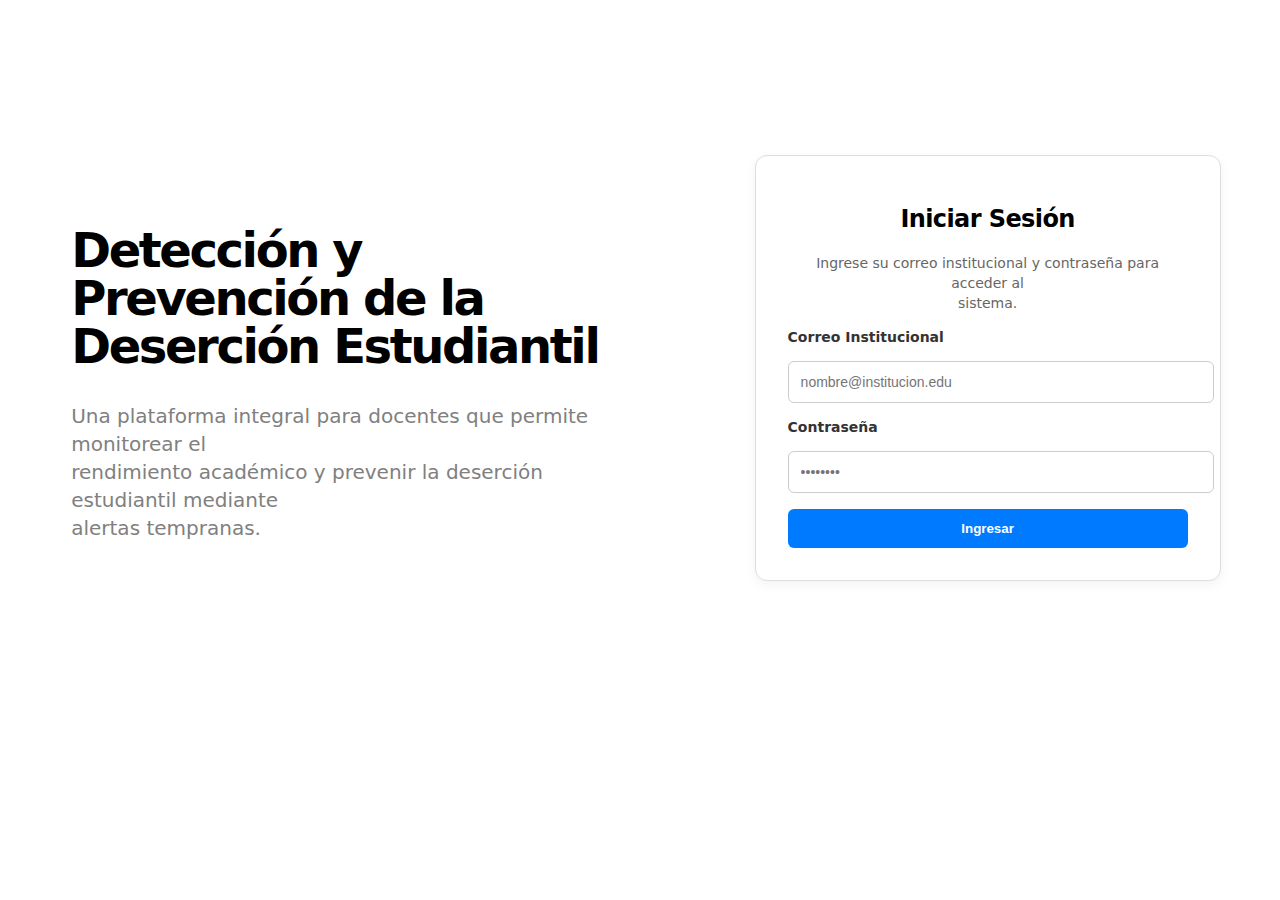
<file: EduTrac/ui/loguin/loguin.html>
<!DOCTYPE html>
<html lang="en">
<head>
    <meta charset="UTF-8">
    <link rel="stylesheet" href="login.css">
    <meta name="viewport" content="width=device-width, initial-scale=1.0">
    <title>Document</title>
</head>
<body>
    
    <div class="text">
        <h1 style="font-size: 3rem; font-weight: 700; line-height: 1; letter-spacing: -0.05em;">Detección y Prevención de la Deserción Estudiantil</h1>
        <p
        style="font-size: 1.25rem; color: gray; margin: 0; line-height: 1.75rem;"
        >Una plataforma integral para docentes que permite monitorear el <br> rendimiento académico y prevenir la deserción estudiantil mediante <br> alertas tempranas.</p>
    </div>

    <div class="text" >

       <div class="login">
  <h1>Iniciar Sesión</h1>
  <p class="description">
    Ingrese su correo institucional y contraseña para acceder al<br>sistema.
  </p>

 <form id="login-form">
      <label for="email">Correo Institucional</label>
      <input
        type="email"
        id="email"
        name="email"
        placeholder="nombre@institucion.edu"
        required
      />

      <label for="password">Contraseña</label>
      <input
        type="password"
        id="password"
        name="password"
        placeholder="••••••••"
        required
      />

      <button type="submit">Ingresar</button>
    </form>
    
</div>


    </div>

</body>
<script type="module" src="login.js"></script>
</html>
</file>
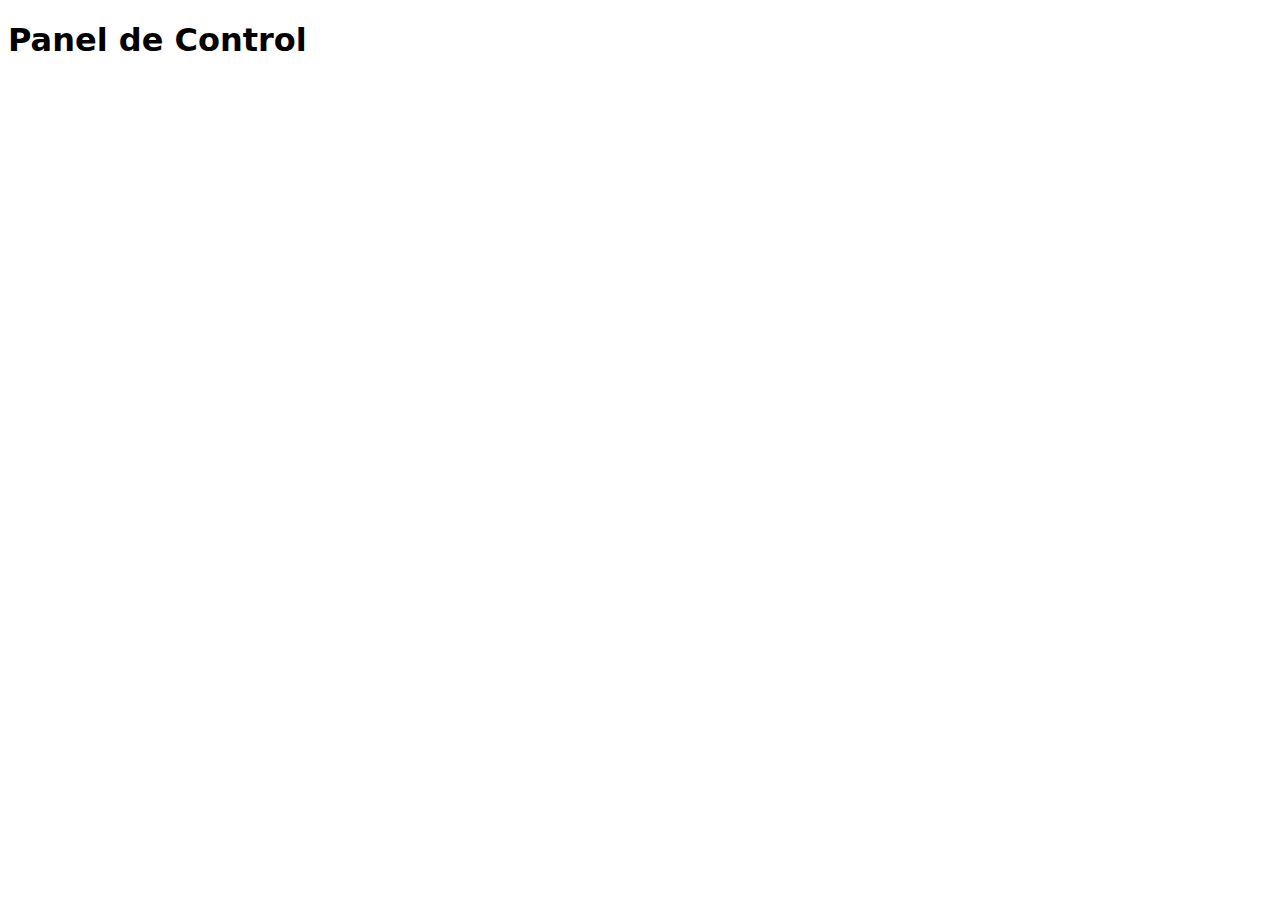
<file: EduTrac/ui/panelDeControl/panelDeControl.html>
<!DOCTYPE html>
<html lang="en" style="font-family: system-ui, -apple-system, BlinkMacSystemFont, 'Segoe UI', Roboto, Oxygen, Ubuntu, Cantarell, 'Open Sans', 'Helvetica Neue', sans-serif;">
<head>
    <meta charset="UTF-8">
    <meta name="viewport" content="width=device-width, initial-scale=1.0">
    <title>Document</title>
</head>
<body>
    <h1>Panel de Control</h1>
</body>
</html>
</file>
<file: EduTrac/ui/loguin/login.css>
body {
   font-family: system-ui, -apple-system, BlinkMacSystemFont, 'Segoe UI', Roboto, Oxygen, Ubuntu, Cantarell, 'Open Sans', 'Helvetica Neue', sans-serif;
   display: flex;
}

.text{
    width: 50%;
    height:80vh;
    display: flex;
    justify-content: center;
    flex-direction: column;
    margin-left: 5%;
}

.login {
  display: flex;
  flex-direction: column;
  align-items: center;
  padding: 2rem;
  gap: 1rem;
  max-width: 400px;
  margin: 0 auto;
  border: 1px solid #ddd;
  border-radius: 12px;
  box-shadow: 0 4px 12px rgba(0, 0, 0, 0.05);
  background-color: #fff;
}

.login h1 {
  font-size: 24px;
  font-weight: 700;
  margin-bottom: 0.25rem;
  letter-spacing: -0.025em;
}

.login .description {
  margin: 0;
  font-size: 14px;
  line-height: 1.25rem;
  text-align: center;
  color: #666;
}

form {
  width: 100%;
  display: flex;
  flex-direction: column;
  gap: 1rem;
}

label {
  font-size: 14px;
  font-weight: 600;
  color: #333;
}

input {
  padding: 12px;
  width: 100%;
  border-radius: 6px;
  border: 1px solid #ccc;
  font-size: 14px;
  transition: border-color 0.2s ease;
}

input:focus {
  outline: none;
  border-color: #007bff;
}

button {
  padding: 12px;
  background-color: #007bff;
  color: white;
  font-weight: bold;
  border: none;
  border-radius: 6px;
  cursor: pointer;
  transition: background-color 0.2s ease;
}

button:hover {
  background-color: #0056b3;
}
</file>
